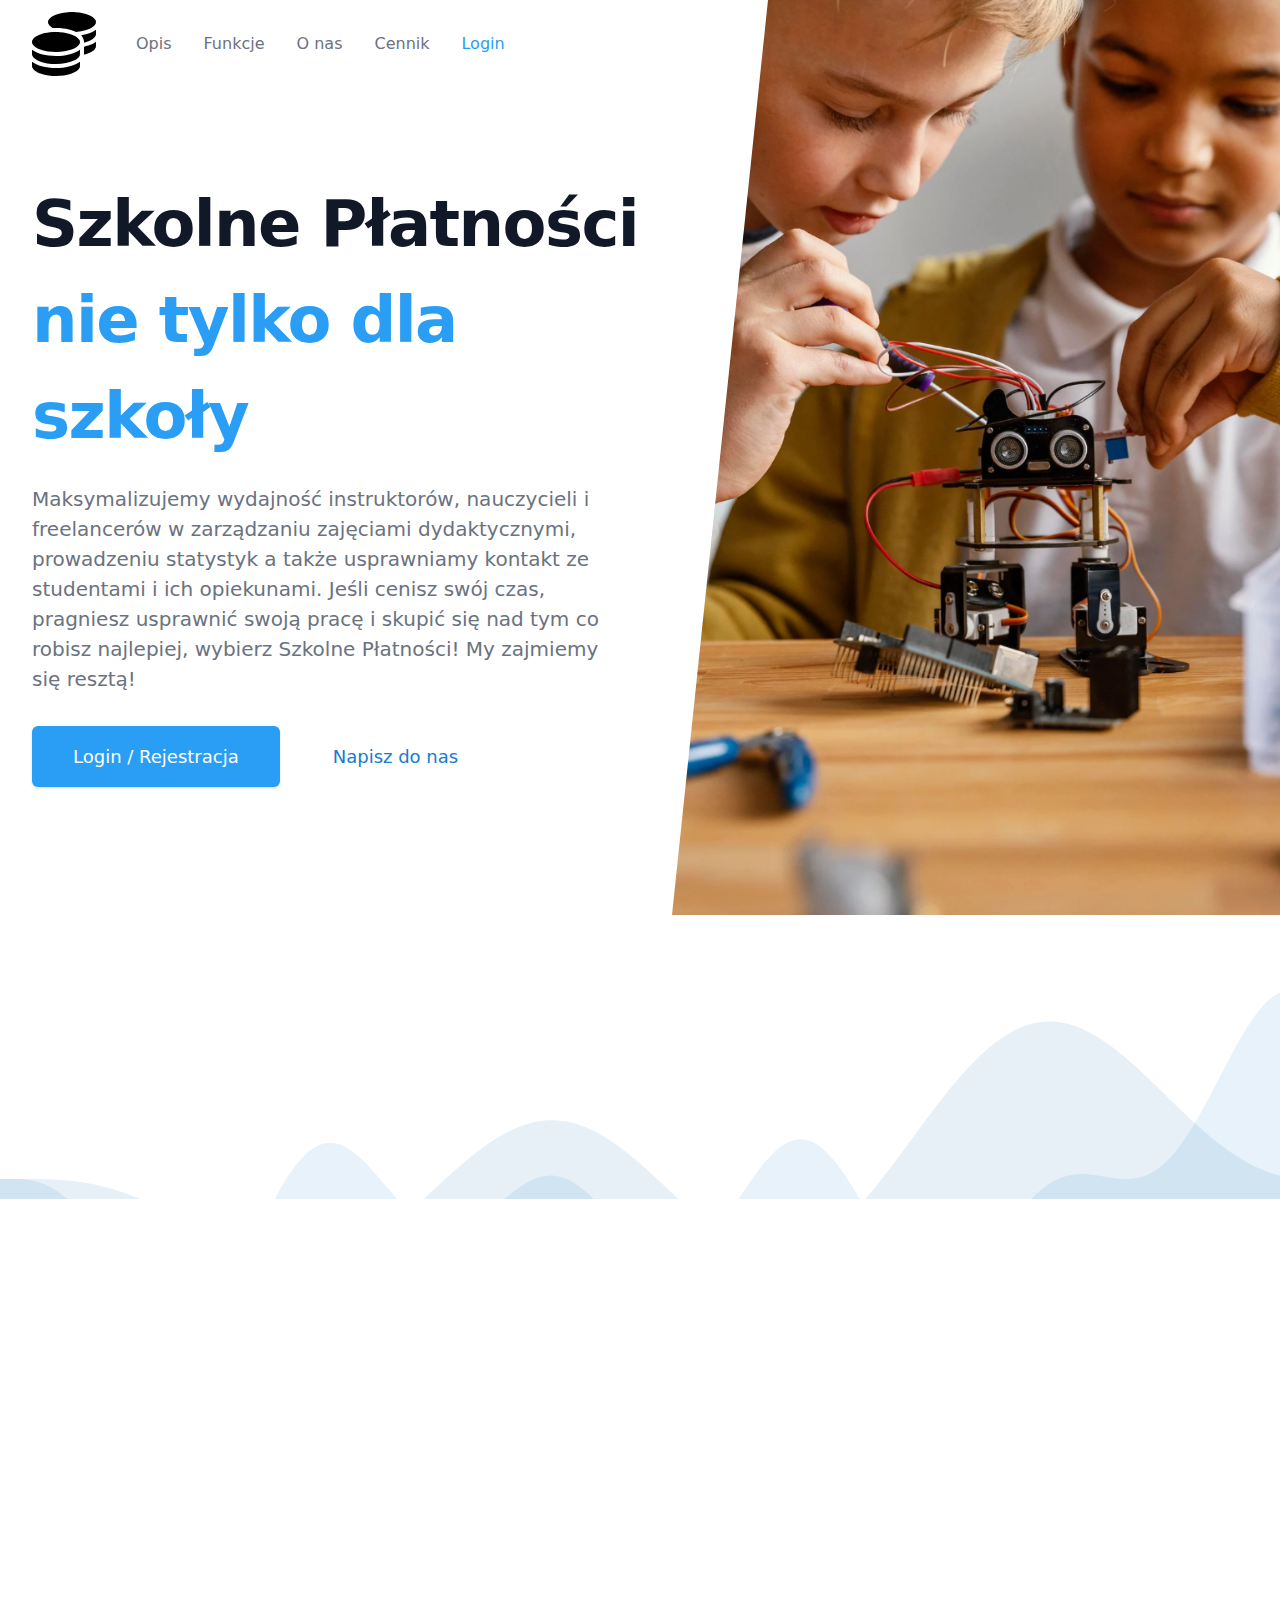
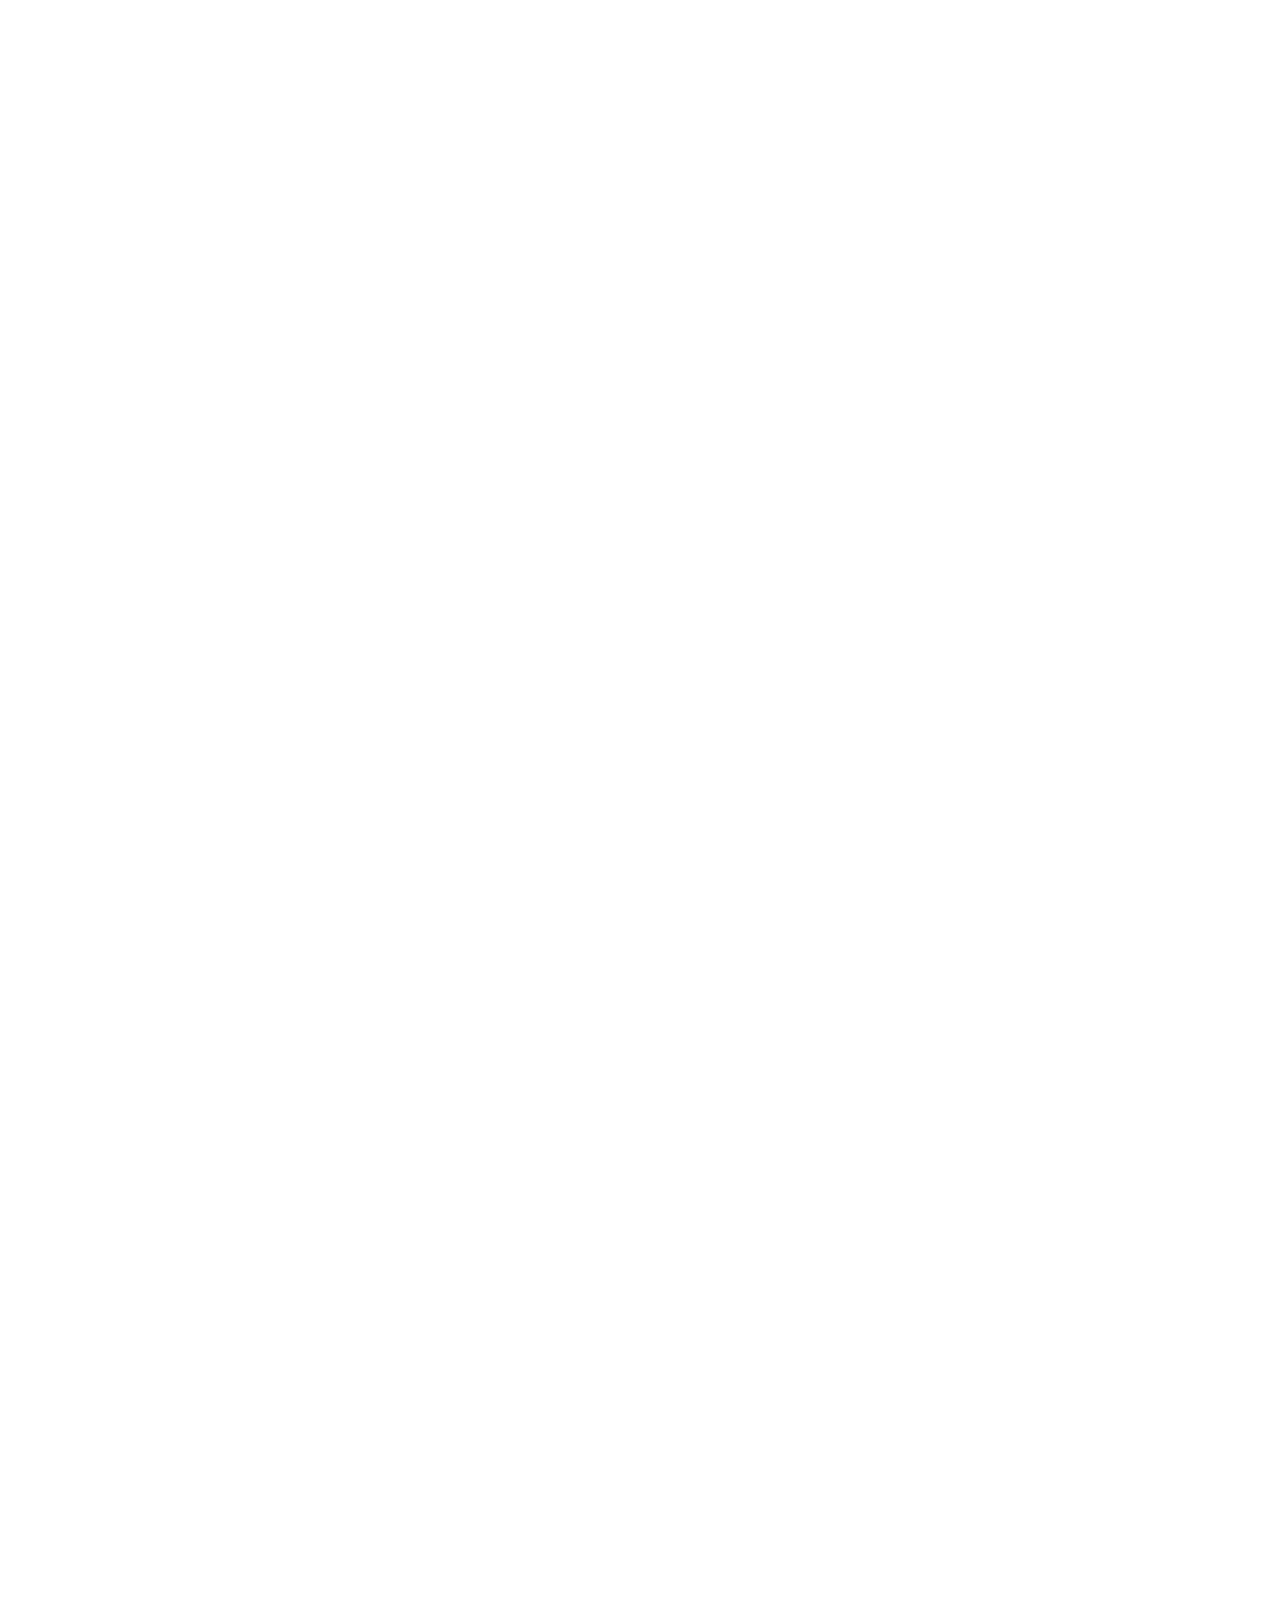
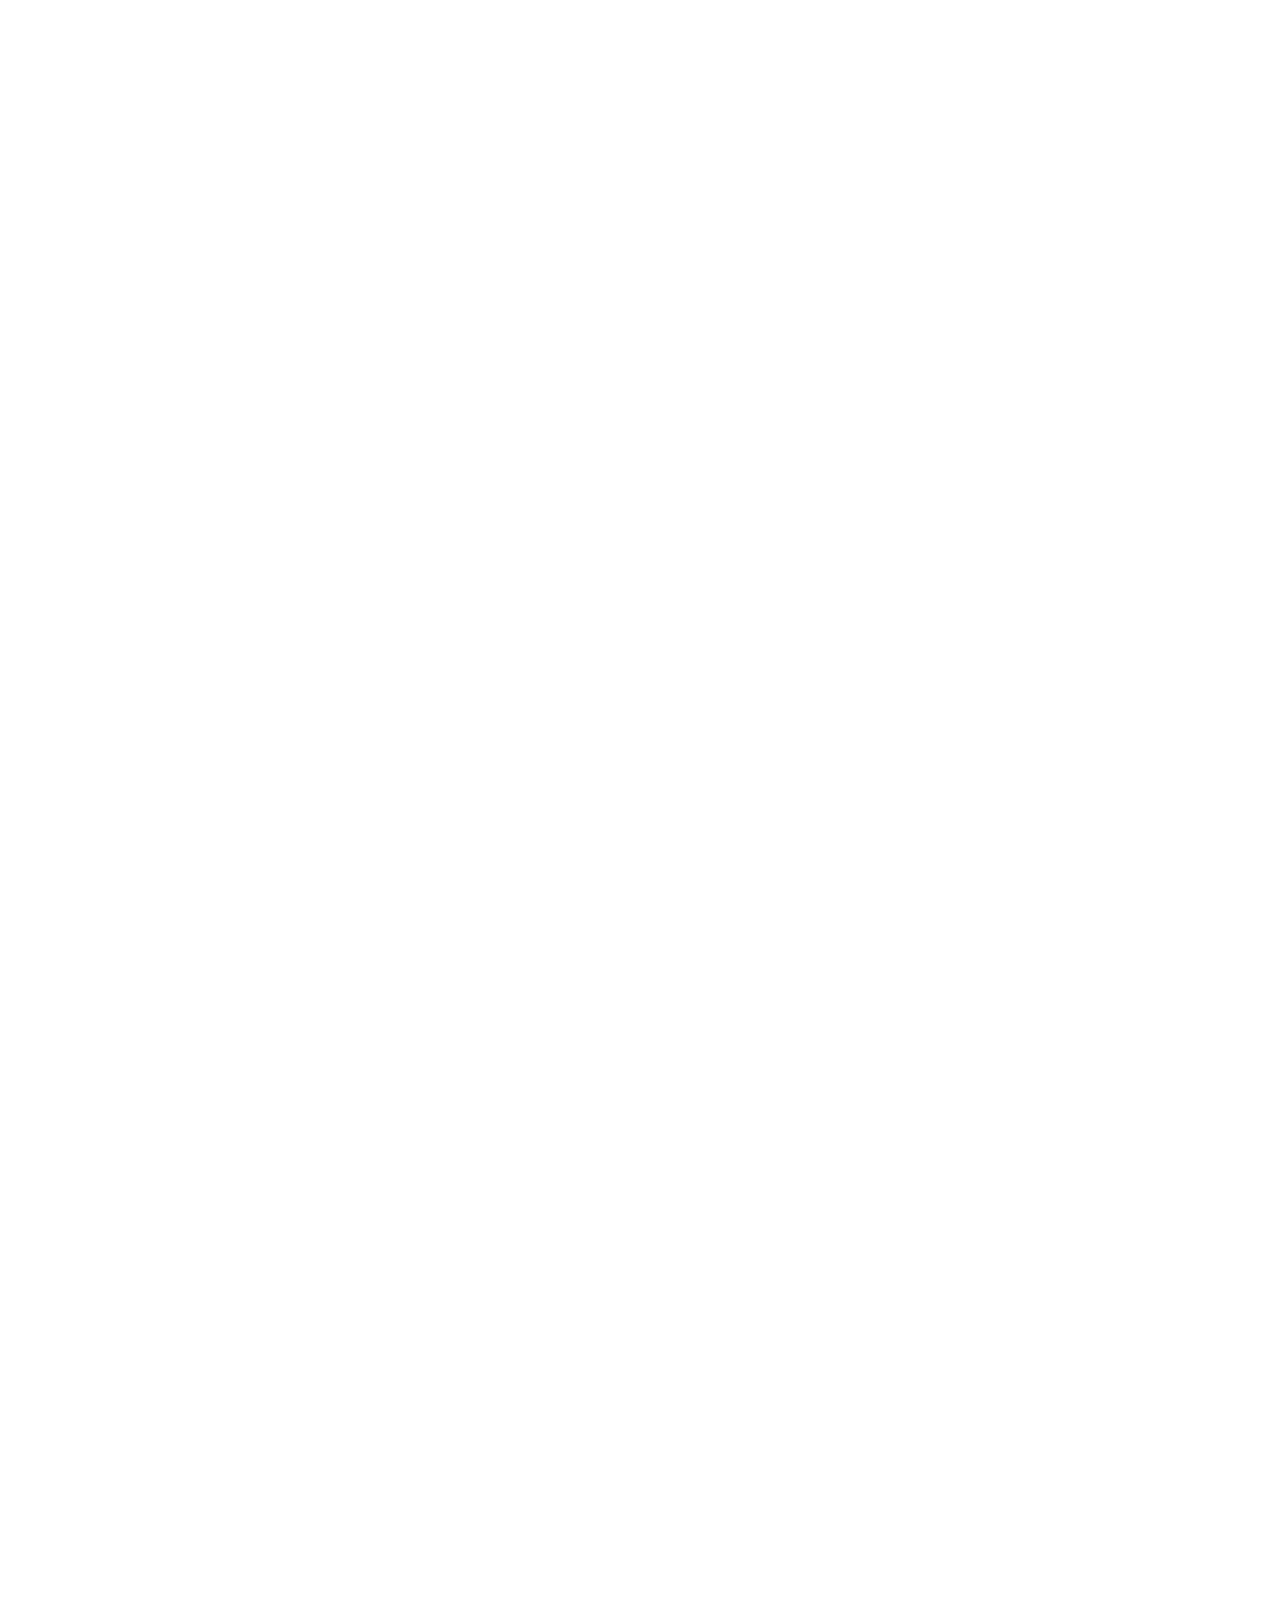
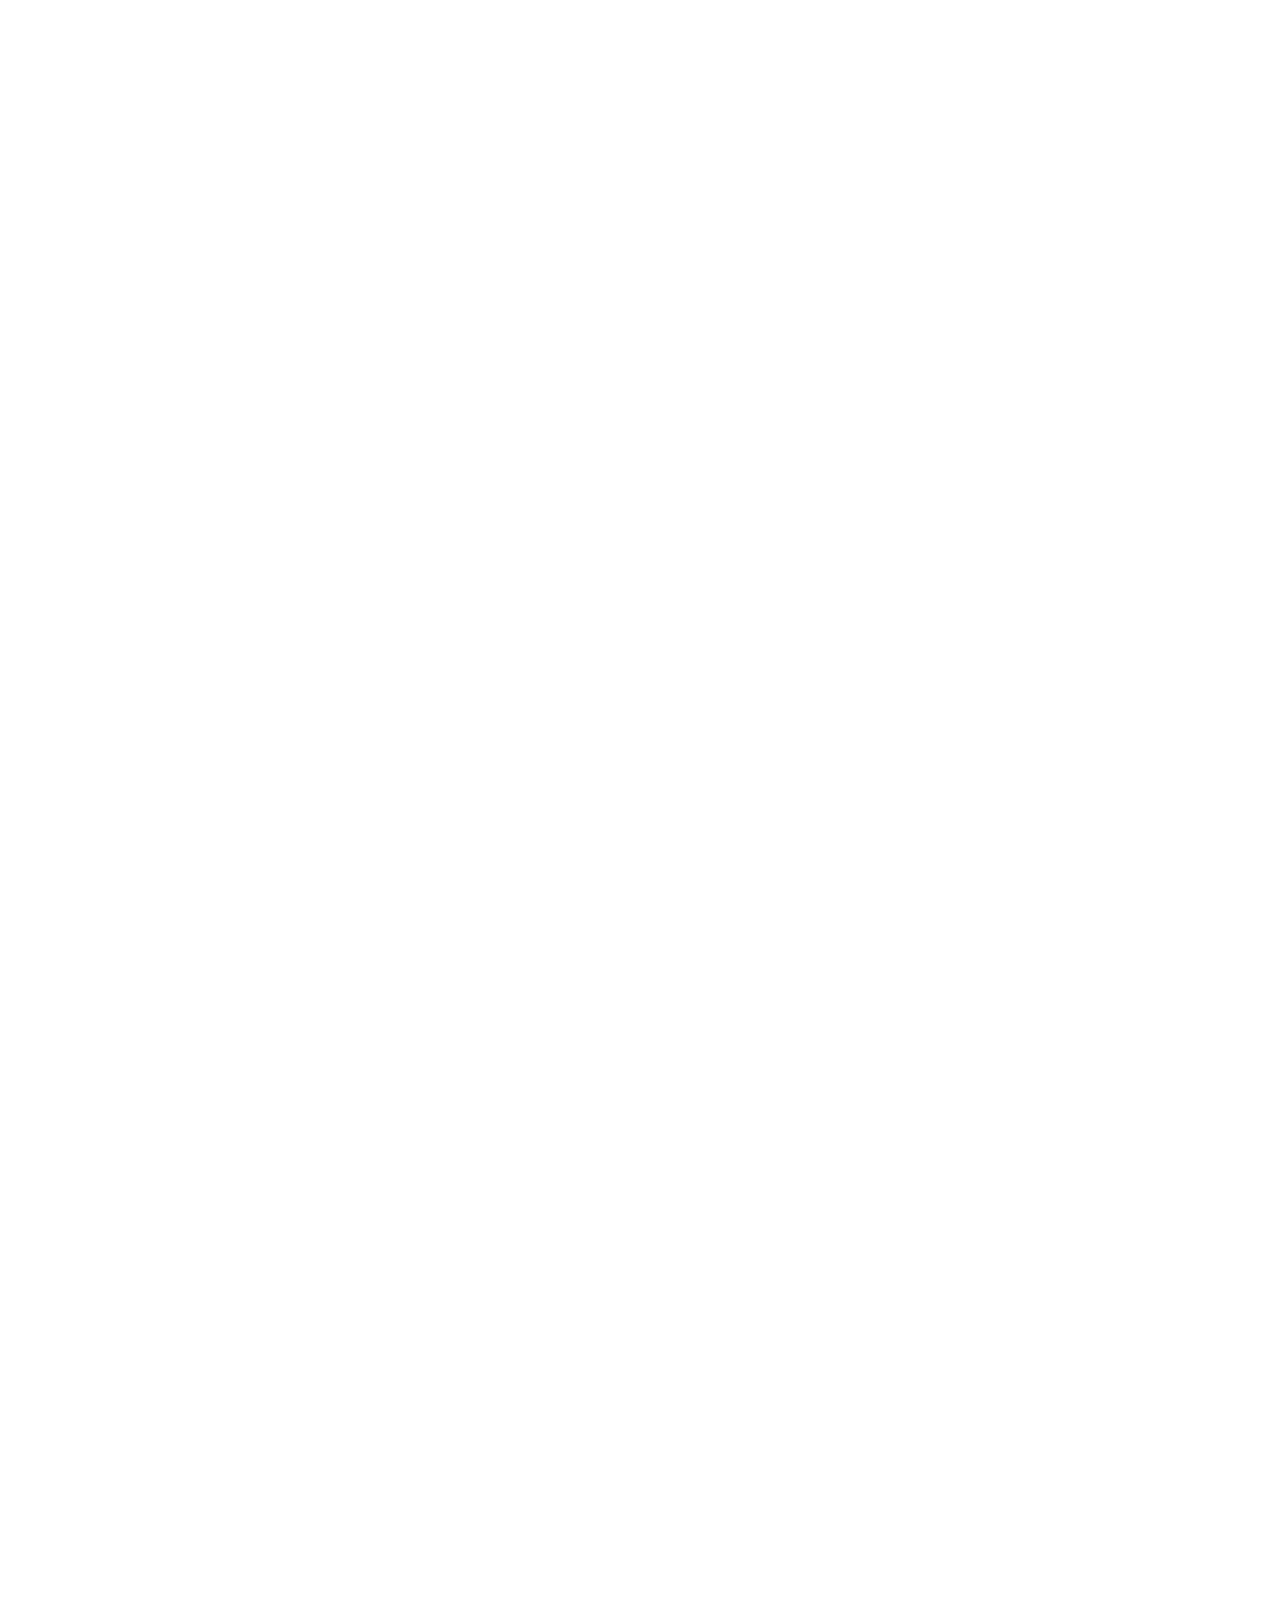
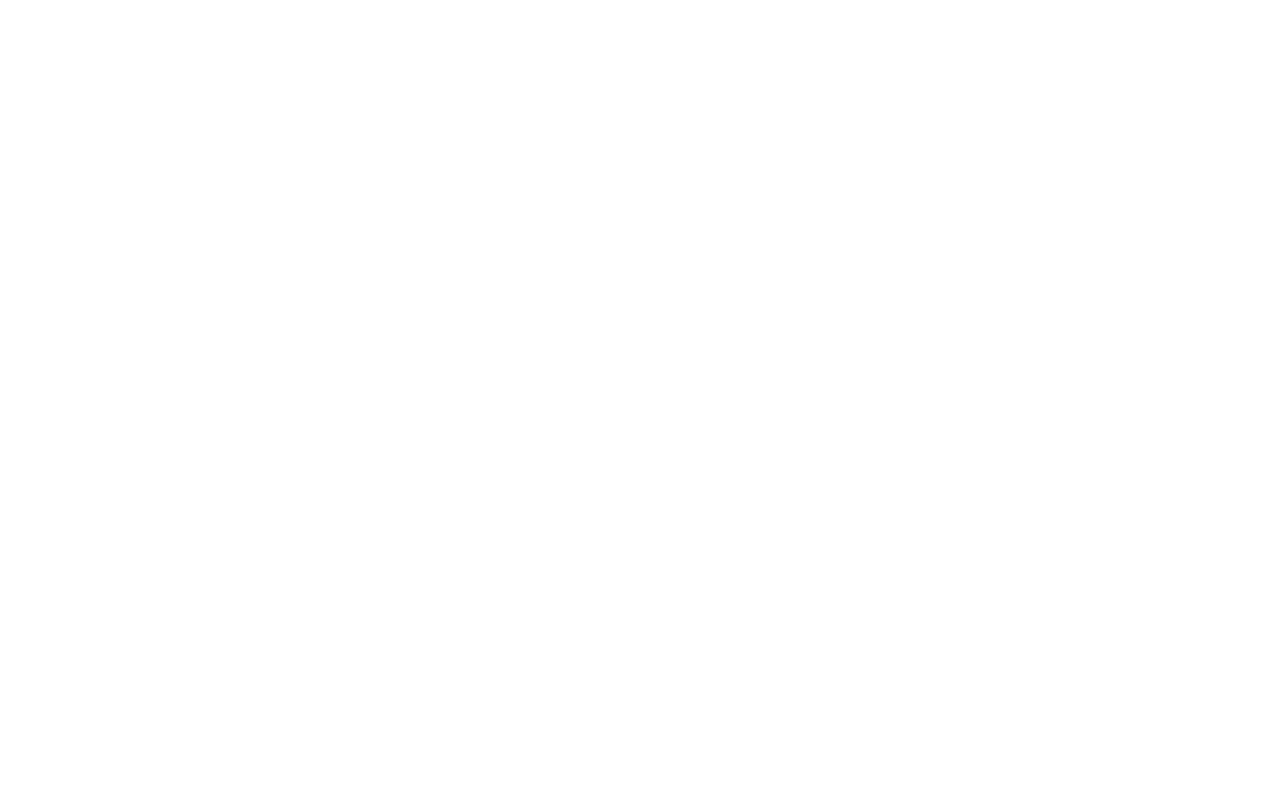
<file: index.html>
<!DOCTYPE html><html lang="pl-PL"><head><meta charSet="utf-8"/><meta name="viewport" content="width=device-width"/><meta name="next-head-count" content="2"/><meta name="description" content="Szkolne Płatności - pomagamy instruktorom, korepetytorom i nauczycielom w pobieraniu płatności online, zarządzaniu grupami oraz ułatwiamy kontakt ze studentami"/><title>Szkolne Płatności - nie tylko dla szkoły</title><link rel="preload" href="/_next/static/css/5bcf38a9759acfd4.css" as="style"/><link rel="stylesheet" href="/_next/static/css/5bcf38a9759acfd4.css" data-n-g=""/><noscript data-n-css=""></noscript><script defer="" nomodule="" src="/_next/static/chunks/polyfills-c67a75d1b6f99dc8.js"></script><script src="/_next/static/chunks/webpack-f89d999952d7dba5.js" defer=""></script><script src="/_next/static/chunks/framework-5f4595e5518b5600.js" defer=""></script><script src="/_next/static/chunks/main-a2cf71215c9e1dc5.js" defer=""></script><script src="/_next/static/chunks/pages/_app-524e0b29fb520573.js" defer=""></script><script src="/_next/static/chunks/961-1fb535123f8124a4.js" defer=""></script><script src="/_next/static/chunks/pages/index-2cf1e8f620bdba86.js" defer=""></script><script src="/_next/static/_6qCwzaYLZY3zVGxY8NOe/_buildManifest.js" defer=""></script><script src="/_next/static/_6qCwzaYLZY3zVGxY8NOe/_ssgManifest.js" defer=""></script></head><body><div id="__next" data-reactroot=""><div class="bg-background grid gap-y-16 overflow-hidden"><div class="relative bg-background"><div class="max-w-7xl mx-auto"><div class="relative z-10 pb-8 bg-background sm:pb-16 md:pb-20 lg:max-w-2xl lg:w-full lg:pb-28 xl:pb-32"><svg class="hidden lg:block absolute right-0 inset-y-0 h-full w-48 text-background transform translate-x-1/2" fill="currentColor" viewBox="0 0 100 100" preserveAspectRatio="none" aria-hidden="true"><polygon points="50,0 100,0 50,100 0,100"></polygon></svg><div><div class="relative pt-6 px-4 sm:px-6 lg:px-8"><nav class="relative flex items-center justify-between sm:h-10 lg:justify-start" aria-label="Global"><div class="flex items-center flex-grow flex-shrink-0 lg:flex-grow-0"><div class="flex items-center justify-between w-full md:w-auto"><a href="#"><span class="sr-only">Szkolne Płatności</span><img alt="logo" class="h-16 w-auto sm:h-16" src="/assets/images/logo.svg"/></a><div class="-mr-2 flex items-center md:hidden"><button class="bg-background rounded-md p-2 inline-flex items-center justify-center text-gray-400 hover:text-gray-500 hover:bg-gray-100 focus:outline-none focus:ring-2 focus:ring-inset focus:ring-secondary" id="headlessui-popover-button-undefined" type="button" aria-expanded="false"><span class="sr-only">Otwórz menu główne</span><svg xmlns="http://www.w3.org/2000/svg" fill="none" viewBox="0 0 24 24" stroke="currentColor" aria-hidden="true" class="h-6 w-6"><path stroke-linecap="round" stroke-linejoin="round" stroke-width="2" d="M4 6h16M4 12h16M4 18h16"></path></svg></button></div></div></div><div class="hidden md:block md:ml-10 md:pr-4 md:space-x-8"><a active="active" class="font-medium text-gray-500 hover:text-gray-900">Opis</a><a active="active" class="font-medium text-gray-500 hover:text-gray-900">Funkcje</a><a active="active" class="font-medium text-gray-500 hover:text-gray-900">O nas</a><a active="active" class="font-medium text-gray-500 hover:text-gray-900">Cennik</a><a href="https://app.szkolneplatnosci.pl" class="font-medium text-primary hover:text-secondary">Login</a></div></nav></div></div><main class="mt-10 mx-auto max-w-7xl px-4 sm:mt-12 sm:px-6 md:mt-16 lg:mt-20 lg:px-8 xl:mt-28"><div class="sm:text-center lg:text-left"><h1 class="text-4xl tracking-tight font-extrabold text-gray-900 sm:text-5xl md:text-6xl"><span class="block xl:inline">Szkolne Płatności</span> <span class="block text-primary xl:inline">nie tylko dla szkoły</span></h1><p class="mt-3 text-base text-gray-500 sm:mt-5 sm:text-lg sm:max-w-xl sm:mx-auto md:mt-5 md:text-xl lg:mx-0">Maksymalizujemy wydajność instruktorów, nauczycieli i freelancerów w zarządzaniu zajęciami dydaktycznymi, prowadzeniu statystyk a także usprawniamy kontakt ze studentami i ich opiekunami. Jeśli cenisz swój czas, pragniesz usprawnić swoją pracę i skupić się nad tym co robisz najlepiej, wybierz Szkolne Płatności! My zajmiemy się resztą!</p><div class="mt-5 sm:mt-8 sm:flex sm:justify-center lg:justify-start"><div class="rounded-md shadow"><a href="https://app.szkolneplatnosci.pl" class="w-full flex items-center justify-center px-8 py-3 border border-transparent text-base font-medium rounded-md text-background bg-primary hover:bg-border hover:text-primary md:py-4 md:text-lg md:px-10">Login / Rejestracja</a></div><div class="mt-3 sm:mt-0 sm:ml-3"><a href="mailto:szkolne.platnosci@gmail.com?subject=Szkolne Płatności - zapytanie" class="w-full flex items-center justify-center px-8 py-3 border border-transparent text-base font-medium rounded-md border-primary text-secondary bg-background hover:bg-border hover:text-primary md:py-4 md:text-lg md:px-10">Napisz do nas</a></div></div></div></main></div></div><div class="lg:absolute lg:inset-y-0 lg:right-0 lg:w-1/2"><img class="h-56 w-full object-cover sm:h-72 md:h-96 lg:w-full lg:h-full" src="/assets/images/students-building-robot.png" alt="Zarządzaj płatnościami online"/></div></div><canvas id="canvas" width="0" height="220"></canvas><div class="lazy-div" style="opacity:0;transform:translateX(-50px) translateZ(0)"><section class="bg-background py-8" id="product"><div class="container max-w-5xl mx-auto m-8"><h1 class="w-full my-2 text-5xl font-bold leading-tight text-center text-primary"><span class="text-border">Płatności,<!-- --> </span><span class="text-primary">składki<!-- --> </span><span class="text-border">i<!-- --> </span><span class="text-primary">wiele<!-- --> </span><span class="text-border">więcej<!-- --> </span></h1><div class="w-full mb-4"><div class="h-1 mx-auto bg-primary w-64 opacity-25 my-0 py-0 rounded-t mb-10"></div></div><div class="flex flex-wrap"><div class="w-5/6 sm:w-1/2 p-6 mt-20"><h3 class="text-3xl text-gray-800 font-bold leading-none mb-3">Szkolne Płatności - co to jest?</h3><p class="text-gray-600">Jest to bardzo łatwy w obsłudze system do zarządzania grupami, gdzie możesz dodać uczniów, tworzyć składki na zajęcia szkolne lub pozaszkolne, oraz zobaczyć historię wszystkich płatności. Dla rodziców/opiekunów, system umożliwia szybkie płatności online. Zawsze wiesz za co i ile płacisz!</p></div><div class="w-full sm:w-1/2 p-6"><img class="h-6/6" src="/assets/images/product1-blue.jpg" alt="Szkolne Płatności - co to jest?"/></div></div><div class="flex flex-wrap flex-col-reverse sm:flex-row"><div class="w-full sm:w-1/2 p-6"><img class="h-6/6" src="/assets/images/product2-blue.jpg" alt="Czy jest to dla Ciebie?"/></div><div class="w-full sm:w-1/2 p-6 mt-20"><div class="align-middle"><h3 class="text-3xl text-gray-800 font-bold leading-none mb-3">Czy jest to dla Ciebie?</h3><p class="text-gray-600 mb-8">Jeśli sam robisz wiele rzeczy manualnie, samo zarządzanie uczniami, tworzenie grup i sprawdzanie obecności z pewnością zaoszczędzi Ci wiele czasu! Podobnie, jeśli używasz skomplikowanych i drogich systemów które znacznie przerastają Twoje potrzeby, zakochasz się w prostocie i przejrzystości naszego rozwiązania.</p></div></div></div><div class="flex flex-wrap"><div class="w-5/6 sm:w-1/2 p-6 mt-20"><h3 class="text-3xl text-gray-800 font-bold leading-none mb-3">Współpracujesz z innymi?</h3><p class="text-gray-600">Jeśli pracujesz z innymi nauczycielami/instruktorami, system ułatwia logiczne zarządzanie różnymi placówkami. Twoi współpracownicy mają dostęp dokładnie i tylko do tych organizacji gdzie nauczają bądź prowadzą zajęcia.</p></div><div class="w-full sm:w-1/2 p-6"><img class="h-6/6" src="/assets/images/product3-blue.jpg" alt="Współpracujesz z innymi?"/></div></div></div></section><canvas id="canvas" width="0" height="10"></canvas><hr/></div><div class="lazy-div" style="opacity:0;transform:translateX(-50px) translateZ(0)"><div class="py-12 bg-background" id="features"><div class="max-w-7xl mx-auto px-4 sm:px-6 lg:px-8"><div class="lg:text-center"><h2 class="text-base text-primary font-semibold tracking-wide uppercase">Funkcje i możliwości</h2><p class="mt-2 text-3xl leading-8 font-extrabold tracking-tight text-gray-900 sm:text-4xl">Co Szkolne Płatności mogą zrobić dla Ciebie?</p><p class="mt-4 max-w-2xl text-xl text-gray-500 lg:mx-auto">System upora się z nudnymi dla Ciebie zadaniami które teraz to właśnie Ty musisz wykonać. Sprawdź co Szkolne Płatności mogą zrobić dla Ciebie.</p></div><div class="mt-10"><dl class="space-y-10 md:space-y-0 md:grid md:grid-cols-2 md:gap-x-8 md:gap-y-10"><div class="relative"><dt><div class="absolute flex items-center justify-center h-12 w-12 rounded-md bg-background text-tertiary border-primary border-4"><img class="inline-block h-6 w-6" src="/assets/images/calendar-days-regular.svg" alt="Planowanie i harmonogram zajęć"/></div><p class="ml-16 text-lg leading-6 font-medium text-gray-900">Planowanie i harmonogram zajęć</p></dt><dd class="mt-2 ml-16 text-base text-gray-500">Zapewniamy narzędzia do łatwego i efektywnego planowania zajęć, pomagając Ci w organizacji czasu, zarządzaniu priorytetami i utrzymaniu harmonii w Twoim planie dnia.</dd></div><div class="relative"><dt><div class="absolute flex items-center justify-center h-12 w-12 rounded-md bg-background text-tertiary border-primary border-4"><img class="inline-block h-6 w-6" src="/assets/images/user-pen-solid.svg" alt="Zarządzanie uczniami i grupami studentów"/></div><p class="ml-16 text-lg leading-6 font-medium text-gray-900">Zarządzanie uczniami i grupami studentów</p></dt><dd class="mt-2 ml-16 text-base text-gray-500">Oferujemy kompleksowe rozwiązania do zarządzania uczniami i grupami studentów co ułatwi Ci skuteczne stworzenie dynamicznej, interaktywnej przestrzeni edukacyjnej.</dd></div><div class="relative"><dt><div class="absolute flex items-center justify-center h-12 w-12 rounded-md bg-background text-tertiary border-primary border-4"><img class="inline-block h-6 w-6" src="/assets/images/hand-holding-dollar-solid.svg" alt="Otrzymywanie płatności online"/></div><p class="ml-16 text-lg leading-6 font-medium text-gray-900">Otrzymywanie płatności online</p></dt><dd class="mt-2 ml-16 text-base text-gray-500">Umożliwiamy wygodne i bezpieczne dokonywanie płatności online, zapewniając Ci szybkie i sprawne rozliczanie się za produkty lub usługi. Dzięki niej będziesz mógł/a łatwo akceptować różne formy płatności, monitorować transakcje oraz zapewnić swoim klientom wygodne i bezproblemowe doświadczenie.</dd></div><div class="relative"><dt><div class="absolute flex items-center justify-center h-12 w-12 rounded-md bg-background text-tertiary border-primary border-4"><img class="inline-block h-6 w-6" src="/assets/images/comment-sms-solid.svg" alt="Komunikacja email* i SMS**"/></div><p class="ml-16 text-lg leading-6 font-medium text-gray-900">Komunikacja email* i SMS**</p></dt><dd class="mt-2 ml-16 text-base text-gray-500">Zapewniamy skuteczną i efektywną komunikację za pomocą emaili i SMS-ów, umożliwiając Ci łatwe nawiązywanie kontaktu ze studentami/opiekunami oraz wysyłanie ważnych powiadomień, co pozwoli Ci skutecznie utrzymać silne relacje z nimi.</dd></div><div class="relative"><dt><div class="absolute flex items-center justify-center h-12 w-12 rounded-md bg-background text-tertiary border-primary border-4"><img class="inline-block h-6 w-6" src="/assets/images/person-circle-question-solid.svg" alt="Sprawdzanie obecności na zajęciach"/></div><p class="ml-16 text-lg leading-6 font-medium text-gray-900">Sprawdzanie obecności na zajęciach</p></dt><dd class="mt-2 ml-16 text-base text-gray-500">Oferujemy wygodne i precyzyjne sprawdzanie obecności na zajęciach, dzięki czemu będziesz mógł/a skutecznie monitorować uczestnictwo i dokładnie śledzić frekwencję.</dd></div><div class="relative"><dt><div class="absolute flex items-center justify-center h-12 w-12 rounded-md bg-background text-tertiary border-primary border-4"><img class="inline-block h-6 w-6" src="/assets/images/money-bill-1-wave-solid.svg" alt="Płatność gotówką lub przelewem"/></div><p class="ml-16 text-lg leading-6 font-medium text-gray-900">Płatność gotówką lub przelewem</p></dt><dd class="mt-2 ml-16 text-base text-gray-500">Ułatwimy Ci zarządzanie płatnościami, śledzenie historii transakcji oraz zapewnimy Ci spokój umysłu, wiedząc że Twoi klienci mogą płacić w sposób, który jest dla nich najdogodniejszy.</dd></div><div class="relative"><dt><div class="absolute flex items-center justify-center h-12 w-12 rounded-md bg-background text-tertiary border-primary border-4"><img class="inline-block h-6 w-6" src="/assets/images/chart-pie-solid.svg" alt="Statystyki: frekwencja, koszty, dochód"/></div><p class="ml-16 text-lg leading-6 font-medium text-gray-900">Statystyki: frekwencja, koszty, dochód</p></dt><dd class="mt-2 ml-16 text-base text-gray-500">Dzięki naszej aplikacji będziesz mógł/a w łatwy sposób śledzić i oceniać poziom frekwencji na zajęciach, monitorować wydatki oraz analizować generowany dochód. Nasze zaawansowane funkcje statystyczne umożliwią Ci dokładne raportowanie, identyfikowanie trendów oraz podejmowanie decyzji dotyczących zarządzania i rozwoju Twojej działalności.</dd></div><div class="relative"><dt><div class="absolute flex items-center justify-center h-12 w-12 rounded-md bg-background text-tertiary border-primary border-4"><img class="inline-block h-6 w-6" src="/assets/images/graduation-cap-solid.svg" alt="Darmowy dostęp dla studenta i/lub jego opiekuna"/></div><p class="ml-16 text-lg leading-6 font-medium text-gray-900">Darmowy dostęp dla studenta i/lub jego opiekuna</p></dt><dd class="mt-2 ml-16 text-base text-gray-500">Nasza aplikacja oferuje bezpłatny dostęp dla studentów/opiekunów, co oznacza, że mogą oni korzystać z jej podstawowych funkcji i usług bez żadnych opłat. Umożliwi im to śledzenie harmonogramu zajęć, wgląd do historii transacji i uiszczenia opłaty za zajęcia online.</dd></div></dl></div><div class="flex flex-col sm:flex-column pt-12 my-12 sm:my-4 gap-4 text-primary"><p>* Wysyłanie wiadomości email jest w trakcie implementacji - dostępne już wkrótce.</p><p>** Osobne opłaty za SMS, poza wybranym pakietem. Koszt SMSa (153 znaki, bez znaków specjalnych) to 10gr netto.</p></div></div></div><canvas id="canvas" width="0" height="10"></canvas><hr/></div><div class="lazy-div" style="opacity:0;transform:translateX(-50px) translateZ(0)"><section class="bg-background py-8" id="about-us"><div class="container max-w-5xl mx-auto m-8"><h1 class="w-full my-2 text-5xl font-bold leading-tight text-center text-primary"><span class="text-border">Nasza<!-- --> </span><span class="text-primary">wizja<!-- --> </span></h1><div class="w-full mb-4"><div class="h-1 mx-auto bg-primary w-64 opacity-25 my-0 py-0 rounded-t mb-10"></div></div><div class="flex flex-wrap"><div class="w-5/6 sm:w-1/2 p-6 mt-20"><h3 class="text-3xl text-gray-800 font-bold leading-none">Pasja</h3><p class="text-gray-500 mt-5">Wierzymy, że ludzie z pasją mają niezwykłą moc, by zmieniać świat na lepsze. Naszą wizją jest stworzenie platformy Szkolne Płatności, która nie tylko ułatwia i usprawnia procesy płatności online dla szkół, nauczycieli, instruktorów i rodziców, ale także inspiruje i motywuje ludzi do działania.</p><p class="text-gray-500 mt-5">Pragniemy być częścią społeczności, która dąży do edukacji i rozwoju dzieci, młodzieży i dorosłych. Nasza platforma ma za zadanie wspierać i ułatwiać codzienną pracę instruktorów i nauczycieli, aby mogli skupić się na tym, co naprawdę ich pasjonuje - przekazywaniu wiedzy, rozwijaniu umiejętności i inspirowaniu innych.</p></div><div class="w-full sm:w-1/2 p-6"><img class="h-6/6" src="/assets/images/filmmaker-online-4.jpg" alt="Pasja"/></div></div><div class="flex flex-wrap flex-col-reverse sm:flex-row"><div class="w-full sm:w-1/2 p-6"><img class="h-6/6" src="/assets/images/wavy-bus-25-single-09.jpg" alt="Technologia"/></div><div class="w-full sm:w-1/2 p-6 mt-20"><div class="align-middle"><h3 class="text-3xl text-gray-800 font-bold leading-none mb-3">Technologia</h3><p class="text-gray-500 mt-5">Wierzymy, że technologia może być narzędziem do pozytywnej zmiany. Nasza wizja to stworzenie prostego, intuicyjnego i bezpiecznego środowiska, które umożliwi płatności online i zarządzanie grupami w sposób efektywny i przyjazny dla użytkownika. Chcemy, aby nasi użytkownicy mieli pewność, że mogą zaufać naszej platformie i skupić się na swojej pasji, wiedząc, że ich płatności są bezpieczne i przejrzyste.</p><p class="text-gray-500 mt-5">Dlatego, jako Szkolne Płatności, dążymy do tworzenia innowacyjnych rozwiązań, które ułatwią życie naszym użytkownikom i przyczynią się do pozytywnej zmiany w obszarze edukacji i szkolnictwa. Wierzymy, że razem możemy stworzyć lepsze i bardziej inspirujące przyszłości dla naszych dzieci i społeczności.</p><p class="text-gray-500 mt-5">Dołącz do nas i razem zmieniajmy świat na lepsze!</p></div></div></div></div></section></div><div class="lazy-div" style="opacity:0;transform:translateX(-50px) translateZ(0)"><section class="bg-background py-8" id="pricing"><div class="container mx-auto px-2 pt-4 pb-12 text-primary"><h1 class="w-full my-2 text-5xl font-bold leading-tight text-center text-primary">Cennik</h1><div class="w-full mb-4"><div class="h-1 mx-auto bg-primary w-64 opacity-25 my-0 py-0 rounded-t"></div></div><div class="flex flex-col sm:flex-row justify-center pt-12 my-12 sm:my-4 gap-4"><div class="flex flex-col w-5/6 lg:w-1/4 mx-auto lg:mx-0 rounded-none lg:rounded-l-lg bg-background mt-4"><div class="flex-1 bg-background text-gray-600 rounded-t rounded-b-none overflow-hidden shadow"><div class="p-8 text-3xl font-bold text-center border-b-4">Początkujący</div><ul class="w-full text-center text-sm"><li class="border-b py-4">1 użytkownik</li><li class="border-b py-4">Do 15 uczniów</li><li class="border-b py-4">Darmowy dostęp dla rodzica/opiekuna</li><li class="border-b py-4">Płatności online (5% + 1PLN opłaty systemowej*)</li><li class="border-b py-4">Emailowe wsparcie techniczne</li></ul></div><div class="flex-none mt-auto bg-background rounded-b rounded-t-none overflow-hidden shadow p-6"><div class="w-full pt-6 text-3xl text-gray-600 font-bold text-center">0 zł<span class="text-base"> </span></div></div></div><div class="flex flex-col w-5/6 lg:w-1/3 mx-auto lg:mx-0 rounded-lg bg-background mt-4 sm:-mt-6 shadow-lg z-10"><div class="flex-1 bg-background rounded-t rounded-b-none overflow-hidden shadow"><div class="w-full p-8 text-3xl font-bold text-center">Zaawansowany</div><div class="h-1 w-full bg-primary my-0 py-0 rounded-t"></div><ul class="w-full text-center text-base font-bold"><li class="border-b py-4">Nielimitowana liczba użytkowników</li><li class="border-b py-4">Nielimitowana liczba uczniów</li><li class="border-b py-4">Darmowy dostęp dla rodzica/opiekuna</li><li class="border-b py-4">Płatności online (5% + 1PLN opłaty systemowej*)</li><li class="border-b py-4">Grupowa wysyłka SMS**</li><li class="border-b py-4">Telefoniczne wsparcie techniczne</li></ul></div><div class="flex-none mt-auto bg-background rounded-b rounded-t-none overflow-hidden shadow p-6"><div class="w-full pt-6 text-4xl font-bold text-center">99 zł<span class="text-base"> <!-- -->/użytkownika netto/m-c</span></div></div></div><div class="flex flex-col w-5/6 lg:w-1/4 mx-auto lg:mx-0 rounded-none lg:rounded-l-lg bg-background mt-4"><div class="flex-1 bg-background text-gray-600 rounded-t rounded-b-none overflow-hidden shadow"><div class="p-8 text-3xl font-bold text-center border-b-4">Zaawansowany na rok</div><ul class="w-full text-center text-sm"><li class="border-b py-4">1 miesiąc gratis!</li><li class="border-b py-4">Nielimitowana liczba użytkowników</li><li class="border-b py-4">Nielimitowana liczba uczniów</li><li class="border-b py-4">Darmowy dostęp dla rodzica/opiekuna</li><li class="border-b py-4">Płatności online (5% + 1PLN opłaty systemowej*)</li><li class="border-b py-4">Grupowa wysyłka SMS**</li><li class="border-b py-4">Telefoniczne wsparcie techniczne</li></ul></div><div class="flex-none mt-auto bg-background rounded-b rounded-t-none overflow-hidden shadow p-6"><div class="w-full pt-6 text-3xl text-gray-600 font-bold text-center">1089 zł<span class="text-base"> <!-- -->/użytkownika netto/rok</span></div></div></div></div><div class="flex flex-col sm:flex-column text-center pt-12 my-12 sm:my-4 gap-4"><p>* Opłaty systemowe wynikają ze względu na integrację z systemem płatności. Jest to stała opłata od każdej transakcji online. Nie dotyczy gotówki i przelewu.</p><p>** Koszt SMSa (153 znaki, bez znaków specjalnych) to 10gr netto.</p></div></div></section></div><div class="lazy-div" style="opacity:0;transform:translateX(-50px) translateZ(0)"><canvas id="canvas" width="0" height="10"></canvas><hr/><div id="about" class="mx-auto container xl:px-20 lg:px-12 sm:px-6 px-4 py-12"><div class="flex flex-col items-center justify-center"><div><img src="/assets/images/logo.svg" alt="Szkolne Płatności" class="w-16 h-16"/></div><div class="flex flex-wrap sm:gap-10 gap-8 items-center justify-center mt-4 h-12"><a href="/start" target="_self" class="hover:text-primary text-base cursor-pointer leading-4 text-gray-800 dark:text-gray-400 dark:hover:text-white">Proces Rejestracji</a><a href="https://drive.google.com/file/d/1T9m0ed1KgcH1kRKEHWLCsaBxrGNlFsk9/view" target="_blank" class="hover:text-primary text-base cursor-pointer leading-4 text-gray-800 dark:text-gray-400 dark:hover:text-white">Regulamin</a><a href="https://status.szkolneplatnosci.pl" target="_blank" class="hover:text-primary text-base cursor-pointer leading-4 text-gray-800 dark:text-gray-400 dark:hover:text-white">Status</a><a href="mailto:szkolne.platnosci@gmail.com?subject=Szkolne Płatności - zapytanie" target="_blank" class="hover:text-primary text-base cursor-pointer leading-4 text-gray-800 dark:text-gray-400 dark:hover:text-white">Kontakt</a></div><div class="flex items-center mt-6"><p class="mt-6 text-xs lg:text-sm leading-none text-gray-900 dark:text-gray-50">© <!-- -->2024<!-- --> <a href="mailto:szkolne.platnosci@gmail.com?subject=Szkolne Płatności - zapytanie" rel="noreferrer nofollow" target="_blank">Szkolne Płatności</a></p></div></div></div></div></div></div><script id="__NEXT_DATA__" type="application/json">{"props":{"pageProps":{}},"page":"/","query":{},"buildId":"_6qCwzaYLZY3zVGxY8NOe","nextExport":true,"autoExport":true,"isFallback":false,"scriptLoader":[]}</script></body></html>
</file>
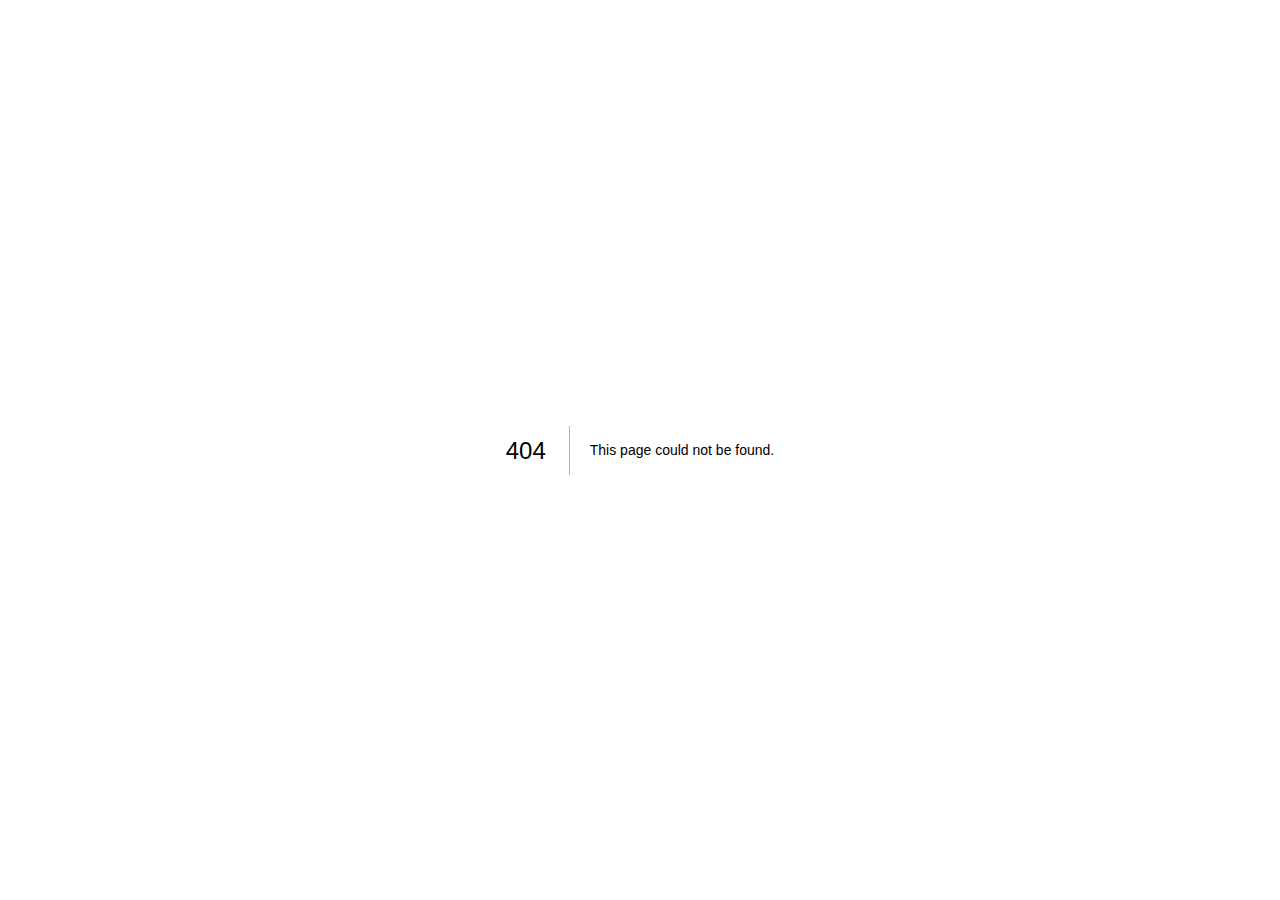
<file: 404/index.html>
<!DOCTYPE html><html lang="pl-PL"><head><meta charSet="utf-8"/><meta name="viewport" content="width=device-width"/><title>404: This page could not be found</title><meta name="next-head-count" content="3"/><meta name="description" content="Szkolne Płatności - pomagamy instruktorom, korepetytorom i nauczycielom w pobieraniu płatności online, zarządzaniu grupami oraz ułatwiamy kontakt ze studentami"/><title>Szkolne Płatności - nie tylko dla szkoły</title><link rel="preload" href="/_next/static/css/5bcf38a9759acfd4.css" as="style"/><link rel="stylesheet" href="/_next/static/css/5bcf38a9759acfd4.css" data-n-g=""/><noscript data-n-css=""></noscript><script defer="" nomodule="" src="/_next/static/chunks/polyfills-c67a75d1b6f99dc8.js"></script><script src="/_next/static/chunks/webpack-f89d999952d7dba5.js" defer=""></script><script src="/_next/static/chunks/framework-5f4595e5518b5600.js" defer=""></script><script src="/_next/static/chunks/main-a2cf71215c9e1dc5.js" defer=""></script><script src="/_next/static/chunks/pages/_app-524e0b29fb520573.js" defer=""></script><script src="/_next/static/chunks/pages/_error-3c9a37b9888d2d4e.js" defer=""></script><script src="/_next/static/_6qCwzaYLZY3zVGxY8NOe/_buildManifest.js" defer=""></script><script src="/_next/static/_6qCwzaYLZY3zVGxY8NOe/_ssgManifest.js" defer=""></script></head><body><div id="__next" data-reactroot=""><div style="font-family:-apple-system, BlinkMacSystemFont, Roboto, &quot;Segoe UI&quot;, &quot;Fira Sans&quot;, Avenir, &quot;Helvetica Neue&quot;, &quot;Lucida Grande&quot;, sans-serif;height:100vh;text-align:center;display:flex;flex-direction:column;align-items:center;justify-content:center"><div><style>
                body { margin: 0; color: #000; background: #fff; }
                .next-error-h1 {
                  border-right: 1px solid rgba(0, 0, 0, .3);
                }

                @media (prefers-color-scheme: dark) {
                  body { color: #fff; background: #000; }
                  .next-error-h1 {
                    border-right: 1px solid rgba(255, 255, 255, .3);
                  }
                }</style><h1 class="next-error-h1" style="display:inline-block;margin:0;margin-right:20px;padding:0 23px 0 0;font-size:24px;font-weight:500;vertical-align:top;line-height:49px">404</h1><div style="display:inline-block;text-align:left;line-height:49px;height:49px;vertical-align:middle"><h2 style="font-size:14px;font-weight:normal;line-height:49px;margin:0;padding:0">This page could not be found<!-- -->.</h2></div></div></div></div><script id="__NEXT_DATA__" type="application/json">{"props":{"pageProps":{"statusCode":404}},"page":"/_error","query":{},"buildId":"_6qCwzaYLZY3zVGxY8NOe","nextExport":true,"isFallback":false,"gip":true,"scriptLoader":[]}</script></body></html>
</file>
<file: _next/static/css/5bcf38a9759acfd4.css>
/*! tailwindcss v2.2.17 | MIT License | https://tailwindcss.com *//*! modern-normalize v1.1.0 | MIT License | https://github.com/sindresorhus/modern-normalize */html{-moz-tab-size:4;-o-tab-size:4;tab-size:4;line-height:1.15;-webkit-text-size-adjust:100%}body{margin:0;font-family:system-ui,-apple-system,Segoe UI,Roboto,Helvetica,Arial,sans-serif,Apple Color Emoji,Segoe UI Emoji}hr{height:0;color:inherit}abbr[title]{-webkit-text-decoration:underline dotted;text-decoration:underline dotted}b,strong{font-weight:bolder}code,kbd,pre,samp{font-family:ui-monospace,SFMono-Regular,Consolas,Liberation Mono,Menlo,monospace;font-size:1em}small{font-size:80%}sub,sup{font-size:75%;line-height:0;position:relative;vertical-align:baseline}sub{bottom:-.25em}sup{top:-.5em}table{text-indent:0;border-color:inherit}button,input,optgroup,select,textarea{font-family:inherit;font-size:100%;line-height:1.15;margin:0}button,select{text-transform:none}[type=button],[type=reset],[type=submit],button{-webkit-appearance:button}::-moz-focus-inner{border-style:none;padding:0}:-moz-focusring{outline:1px dotted ButtonText}:-moz-ui-invalid{box-shadow:none}legend{padding:0}progress{vertical-align:baseline}::-webkit-inner-spin-button,::-webkit-outer-spin-button{height:auto}[type=search]{-webkit-appearance:textfield;outline-offset:-2px}::-webkit-search-decoration{-webkit-appearance:none}::-webkit-file-upload-button{-webkit-appearance:button;font:inherit}summary{display:list-item}blockquote,dd,dl,figure,h1,h2,h3,h4,h5,h6,hr,p,pre{margin:0}button{background-color:transparent;background-image:none}fieldset,ol,ul{margin:0;padding:0}ol,ul{list-style:none}html{font-family:ui-sans-serif,system-ui,-apple-system,BlinkMacSystemFont,Segoe UI,Roboto,Helvetica Neue,Arial,Noto Sans,sans-serif,Apple Color Emoji,Segoe UI Emoji,Segoe UI Symbol,Noto Color Emoji;line-height:1.5}body{font-family:inherit;line-height:inherit}*,:after,:before{box-sizing:border-box;border:0 solid}hr{border-top-width:1px}img{border-style:solid}textarea{resize:vertical}input::-moz-placeholder,textarea::-moz-placeholder{opacity:1;color:#9ca3af}input:-ms-input-placeholder,textarea:-ms-input-placeholder{opacity:1;color:#9ca3af}input::placeholder,textarea::placeholder{opacity:1;color:#9ca3af}[role=button],button{cursor:pointer}:-moz-focusring{outline:auto}table{border-collapse:collapse}h1,h2,h3,h4,h5,h6{font-size:inherit;font-weight:inherit}a{color:inherit;text-decoration:inherit}button,input,optgroup,select,textarea{padding:0;line-height:inherit;color:inherit}code,kbd,pre,samp{font-family:ui-monospace,SFMono-Regular,Menlo,Monaco,Consolas,Liberation Mono,Courier New,monospace}audio,canvas,embed,iframe,img,object,svg,video{display:block;vertical-align:middle}img,video{max-width:100%;height:auto}[hidden]{display:none}*,:after,:before{--tw-translate-x:0;--tw-translate-y:0;--tw-rotate:0;--tw-skew-x:0;--tw-skew-y:0;--tw-scale-x:1;--tw-scale-y:1;--tw-transform:translateX(var(--tw-translate-x)) translateY(var(--tw-translate-y)) rotate(var(--tw-rotate)) skewX(var(--tw-skew-x)) skewY(var(--tw-skew-y)) scaleX(var(--tw-scale-x)) scaleY(var(--tw-scale-y));--tw-border-opacity:1;border-color:rgba(229,231,235,var(--tw-border-opacity));--tw-ring-inset:var(--tw-empty,/*!*/ /*!*/);--tw-ring-offset-width:0px;--tw-ring-offset-color:#fff;--tw-ring-color:rgba(59,130,246,.5);--tw-ring-offset-shadow:0 0 #0000;--tw-ring-shadow:0 0 #0000;--tw-shadow:0 0 #0000}.container{width:100%}@media (min-width:640px){.container{max-width:640px}}@media (min-width:768px){.container{max-width:768px}}@media (min-width:1024px){.container{max-width:1024px}}@media (min-width:1280px){.container{max-width:1280px}}@media (min-width:1536px){.container{max-width:1536px}}.sr-only{width:1px;height:1px;padding:0;margin:-1px;overflow:hidden;clip:rect(0,0,0,0);white-space:nowrap;border-width:0}.absolute,.sr-only{position:absolute}.relative{position:relative}.inset-y-0{top:0;bottom:0}.inset-x-0{left:0;right:0}.right-0{right:0}.top-0{top:0}.z-10{z-index:10}.m-8{margin:2rem}.mx-auto{margin-left:auto;margin-right:auto}.my-2{margin-top:.5rem;margin-bottom:.5rem}.my-0{margin-top:0;margin-bottom:0}.my-12{margin-top:3rem;margin-bottom:3rem}.mt-4{margin-top:1rem}.mt-6{margin-top:1.5rem}.mt-20{margin-top:5rem}.mt-5{margin-top:1.25rem}.mb-3{margin-bottom:.75rem}.mb-4{margin-bottom:1rem}.mb-10{margin-bottom:2.5rem}.mt-2{margin-top:.5rem}.mt-10{margin-top:2.5rem}.ml-16{margin-left:4rem}.-mr-2{margin-right:-.5rem}.mt-3{margin-top:.75rem}.mt-auto{margin-top:auto}.mb-8{margin-bottom:2rem}.block{display:block}.inline-block{display:inline-block}.flex{display:flex}.inline-flex{display:inline-flex}.grid{display:grid}.hidden{display:none}.h-16{height:4rem}.h-12{height:3rem}.h-1{height:.25rem}.h-6{height:1.5rem}.h-full{height:100%}.h-8{height:2rem}.h-56{height:14rem}.w-16{width:4rem}.w-full{width:100%}.w-5\/6{width:83.333333%}.w-64{width:16rem}.w-12{width:3rem}.w-6{width:1.5rem}.w-48{width:12rem}.w-auto{width:auto}.max-w-5xl{max-width:64rem}.max-w-7xl{max-width:80rem}.max-w-2xl{max-width:42rem}.flex-1{flex:1 1 0%}.flex-none{flex:none}.flex-shrink-0{flex-shrink:0}.flex-grow{flex-grow:1}.origin-top-right{transform-origin:top right}.translate-x-1\/2{--tw-translate-x:50%}.scale-95,.translate-x-1\/2{transform:var(--tw-transform)}.scale-95{--tw-scale-x:.95;--tw-scale-y:.95}.scale-100{--tw-scale-x:1;--tw-scale-y:1}.scale-100,.transform{transform:var(--tw-transform)}.cursor-pointer{cursor:pointer}.resize{resize:both}.flex-row{flex-direction:row}.flex-col{flex-direction:column}.flex-col-reverse{flex-direction:column-reverse}.flex-wrap{flex-wrap:wrap}.items-center{align-items:center}.justify-center{justify-content:center}.justify-between{justify-content:space-between}.gap-8{gap:2rem}.gap-4{gap:1rem}.gap-y-16{row-gap:4rem}.space-y-10>:not([hidden])~:not([hidden]){--tw-space-y-reverse:0;margin-top:calc(2.5rem * calc(1 - var(--tw-space-y-reverse)));margin-bottom:calc(2.5rem * var(--tw-space-y-reverse))}.space-y-1>:not([hidden])~:not([hidden]){--tw-space-y-reverse:0;margin-top:calc(.25rem * calc(1 - var(--tw-space-y-reverse)));margin-bottom:calc(.25rem * var(--tw-space-y-reverse))}.overflow-hidden{overflow:hidden}.rounded-md{border-radius:.375rem}.rounded-lg{border-radius:.5rem}.rounded-none{border-radius:0}.rounded-t{border-top-left-radius:.25rem;border-top-right-radius:.25rem}.rounded-b-none{border-bottom-right-radius:0;border-bottom-left-radius:0}.rounded-b{border-bottom-right-radius:.25rem;border-bottom-left-radius:.25rem}.rounded-t-none{border-top-left-radius:0;border-top-right-radius:0}.border-4{border-width:4px}.border{border-width:1px}.border-b-4{border-bottom-width:4px}.border-b{border-bottom-width:1px}.border-primary{--tw-border-opacity:1;border-color:rgba(42,157,244,var(--tw-border-opacity))}.border-transparent{border-color:transparent}.bg-background{--tw-bg-opacity:1;background-color:rgba(255,255,255,var(--tw-bg-opacity))}.bg-primary{--tw-bg-opacity:1;background-color:rgba(42,157,244,var(--tw-bg-opacity))}.bg-gray-50{--tw-bg-opacity:1;background-color:rgba(249,250,251,var(--tw-bg-opacity))}.object-cover{-o-object-fit:cover;object-fit:cover}.p-6{padding:1.5rem}.p-2{padding:.5rem}.p-8{padding:2rem}.px-4{padding-left:1rem;padding-right:1rem}.py-12{padding-top:3rem;padding-bottom:3rem}.py-8{padding-top:2rem;padding-bottom:2rem}.py-0{padding-top:0;padding-bottom:0}.px-5{padding-left:1.25rem;padding-right:1.25rem}.px-2{padding-left:.5rem;padding-right:.5rem}.px-3{padding-left:.75rem;padding-right:.75rem}.py-2{padding-top:.5rem;padding-bottom:.5rem}.py-3{padding-top:.75rem;padding-bottom:.75rem}.px-8{padding-left:2rem;padding-right:2rem}.py-4{padding-top:1rem;padding-bottom:1rem}.pt-12{padding-top:3rem}.pt-6{padding-top:1.5rem}.pt-4{padding-top:1rem}.pt-2{padding-top:.5rem}.pb-3{padding-bottom:.75rem}.pb-12{padding-bottom:3rem}.pb-8{padding-bottom:2rem}.text-center{text-align:center}.align-middle{vertical-align:middle}.text-base{font-size:1rem}.text-xs{font-size:.75rem}.text-5xl{font-size:3rem}.text-3xl{font-size:1.875rem}.text-xl{font-size:1.25rem}.text-lg{font-size:1.125rem}.text-4xl{font-size:2.25rem}.text-sm{font-size:.875rem}.font-bold{font-weight:700}.font-semibold{font-weight:600}.font-extrabold{font-weight:800}.font-medium{font-weight:500}.uppercase{text-transform:uppercase}.leading-4{line-height:1rem}.leading-none{line-height:1}.leading-tight{line-height:1.25}.leading-8{line-height:2rem}.leading-6{line-height:1.5rem}.tracking-wide{letter-spacing:.025em}.tracking-tight{letter-spacing:-.025em}.text-gray-800{--tw-text-opacity:1;color:rgba(31,41,55,var(--tw-text-opacity))}.text-gray-900{--tw-text-opacity:1;color:rgba(17,24,39,var(--tw-text-opacity))}.text-primary{--tw-text-opacity:1;color:rgba(42,157,244,var(--tw-text-opacity))}.text-border{--tw-text-opacity:1;color:rgba(3,37,76,var(--tw-text-opacity))}.text-gray-500{--tw-text-opacity:1;color:rgba(107,114,128,var(--tw-text-opacity))}.text-gray-600{--tw-text-opacity:1;color:rgba(75,85,99,var(--tw-text-opacity))}.text-tertiary{--tw-text-opacity:1;color:rgba(17,103,177,var(--tw-text-opacity))}.text-background{--tw-text-opacity:1;color:rgba(255,255,255,var(--tw-text-opacity))}.text-gray-400{--tw-text-opacity:1;color:rgba(156,163,175,var(--tw-text-opacity))}.text-gray-700{--tw-text-opacity:1;color:rgba(55,65,81,var(--tw-text-opacity))}.text-secondary{--tw-text-opacity:1;color:rgba(24,123,205,var(--tw-text-opacity))}.opacity-25{opacity:.25}.opacity-0{opacity:0}.opacity-100{opacity:1}.shadow-md{--tw-shadow:0 4px 6px -1px rgba(0,0,0,.1),0 2px 4px -1px rgba(0,0,0,.06)}.shadow,.shadow-md{box-shadow:var(--tw-ring-offset-shadow,0 0 #0000),var(--tw-ring-shadow,0 0 #0000),var(--tw-shadow)}.shadow{--tw-shadow:0 1px 3px 0 rgba(0,0,0,.1),0 1px 2px 0 rgba(0,0,0,.06)}.shadow-lg{--tw-shadow:0 10px 15px -3px rgba(0,0,0,.1),0 4px 6px -2px rgba(0,0,0,.05);box-shadow:var(--tw-ring-offset-shadow,0 0 #0000),var(--tw-ring-shadow,0 0 #0000),var(--tw-shadow)}.ring-1{--tw-ring-offset-shadow:var(--tw-ring-inset) 0 0 0 var(--tw-ring-offset-width) var(--tw-ring-offset-color);--tw-ring-shadow:var(--tw-ring-inset) 0 0 0 calc(1px + var(--tw-ring-offset-width)) var(--tw-ring-color);box-shadow:var(--tw-ring-offset-shadow),var(--tw-ring-shadow),var(--tw-shadow,0 0 #0000)}.ring-black{--tw-ring-opacity:1;--tw-ring-color:rgba(0,0,0,var(--tw-ring-opacity))}.ring-opacity-5{--tw-ring-opacity:0.05}.transition{transition-property:background-color,border-color,color,fill,stroke,opacity,box-shadow,transform,filter,-webkit-backdrop-filter;transition-property:background-color,border-color,color,fill,stroke,opacity,box-shadow,transform,filter,backdrop-filter;transition-property:background-color,border-color,color,fill,stroke,opacity,box-shadow,transform,filter,backdrop-filter,-webkit-backdrop-filter;transition-timing-function:cubic-bezier(.4,0,.2,1)}.duration-150,.transition{transition-duration:.15s}.duration-100{transition-duration:.1s}.ease-out{transition-timing-function:cubic-bezier(0,0,.2,1)}.ease-in{transition-timing-function:cubic-bezier(.4,0,1,1)}:root{--color-primary:#2a9df4;--color-secondary:#187bcd;--color-tertiaty:#1167b1}a{--tw-text-opacity:1;color:rgba(29,78,216,var(--tw-text-opacity))}a:hover{border-bottom-width:2px;--tw-border-opacity:1;border-color:rgba(29,78,216,var(--tw-border-opacity))}.content p,.content ul{margin-top:1.5rem;margin-bottom:1.5rem}.hover\:bg-gray-100:hover{--tw-bg-opacity:1;background-color:rgba(243,244,246,var(--tw-bg-opacity))}.hover\:bg-gray-50:hover{--tw-bg-opacity:1;background-color:rgba(249,250,251,var(--tw-bg-opacity))}.hover\:bg-border:hover{--tw-bg-opacity:1;background-color:rgba(3,37,76,var(--tw-bg-opacity))}.hover\:text-primary:hover{--tw-text-opacity:1;color:rgba(42,157,244,var(--tw-text-opacity))}.hover\:text-gray-500:hover{--tw-text-opacity:1;color:rgba(107,114,128,var(--tw-text-opacity))}.hover\:text-gray-900:hover{--tw-text-opacity:1;color:rgba(17,24,39,var(--tw-text-opacity))}.hover\:text-secondary:hover{--tw-text-opacity:1;color:rgba(24,123,205,var(--tw-text-opacity))}.focus\:outline-none:focus{outline:2px solid transparent;outline-offset:2px}.focus\:ring-2:focus{--tw-ring-offset-shadow:var(--tw-ring-inset) 0 0 0 var(--tw-ring-offset-width) var(--tw-ring-offset-color);--tw-ring-shadow:var(--tw-ring-inset) 0 0 0 calc(2px + var(--tw-ring-offset-width)) var(--tw-ring-color);box-shadow:var(--tw-ring-offset-shadow),var(--tw-ring-shadow),var(--tw-shadow,0 0 #0000)}.focus\:ring-inset:focus{--tw-ring-inset:inset}.focus\:ring-secondary:focus{--tw-ring-opacity:1;--tw-ring-color:rgba(24,123,205,var(--tw-ring-opacity))}@media (min-width:640px){.sm\:my-4{margin-top:1rem;margin-bottom:1rem}.sm\:mx-auto{margin-left:auto;margin-right:auto}.sm\:mt-12{margin-top:3rem}.sm\:mt-5{margin-top:1.25rem}.sm\:mt-8{margin-top:2rem}.sm\:mt-0{margin-top:0}.sm\:ml-3{margin-left:.75rem}.sm\:-mt-6{margin-top:-1.5rem}.sm\:flex{display:flex}.sm\:h-10{height:2.5rem}.sm\:h-16{height:4rem}.sm\:h-72{height:18rem}.sm\:w-1\/2{width:50%}.sm\:max-w-xl{max-width:36rem}.sm\:flex-row{flex-direction:row}.sm\:justify-center{justify-content:center}.sm\:gap-10{gap:2.5rem}.sm\:px-6{padding-left:1.5rem;padding-right:1.5rem}.sm\:pb-16{padding-bottom:4rem}.sm\:text-center{text-align:center}.sm\:text-4xl{font-size:2.25rem}.sm\:text-5xl{font-size:3rem}.sm\:text-lg{font-size:1.125rem}}@media (min-width:768px){.md\:ml-10{margin-left:2.5rem}.md\:mt-16{margin-top:4rem}.md\:mt-5{margin-top:1.25rem}.md\:block{display:block}.md\:grid{display:grid}.md\:hidden{display:none}.md\:h-96{height:24rem}.md\:w-auto{width:auto}.md\:grid-cols-2{grid-template-columns:repeat(2,minmax(0,1fr))}.md\:gap-x-8{-moz-column-gap:2rem;column-gap:2rem}.md\:gap-y-10{row-gap:2.5rem}.md\:space-y-0>:not([hidden])~:not([hidden]){--tw-space-y-reverse:0;margin-top:calc(0px * calc(1 - var(--tw-space-y-reverse)));margin-bottom:calc(0px * var(--tw-space-y-reverse))}.md\:space-x-8>:not([hidden])~:not([hidden]){--tw-space-x-reverse:0;margin-right:calc(2rem * var(--tw-space-x-reverse));margin-left:calc(2rem * calc(1 - var(--tw-space-x-reverse)))}.md\:py-4{padding-top:1rem;padding-bottom:1rem}.md\:px-10{padding-left:2.5rem;padding-right:2.5rem}.md\:pr-4{padding-right:1rem}.md\:pb-20{padding-bottom:5rem}.md\:text-6xl{font-size:4rem}.md\:text-xl{font-size:1.25rem}.md\:text-lg{font-size:1.125rem}}@media (min-width:1024px){.lg\:absolute{position:absolute}.lg\:inset-y-0{top:0;bottom:0}.lg\:right-0{right:0}.lg\:mx-auto{margin-left:auto;margin-right:auto}.lg\:mx-0{margin-left:0;margin-right:0}.lg\:mt-20{margin-top:5rem}.lg\:block{display:block}.lg\:h-full{height:100%}.lg\:w-1\/2{width:50%}.lg\:w-full{width:100%}.lg\:w-1\/4{width:25%}.lg\:w-1\/3{width:33.333333%}.lg\:max-w-2xl{max-width:42rem}.lg\:flex-grow-0{flex-grow:0}.lg\:justify-start{justify-content:flex-start}.lg\:rounded-l-lg{border-top-left-radius:.5rem;border-bottom-left-radius:.5rem}.lg\:px-12{padding-left:3rem;padding-right:3rem}.lg\:px-8{padding-left:2rem;padding-right:2rem}.lg\:pb-28{padding-bottom:7rem}.lg\:text-left{text-align:left}.lg\:text-center{text-align:center}.lg\:text-sm{font-size:.875rem}}@media (min-width:1280px){.xl\:mt-28{margin-top:7rem}.xl\:inline{display:inline}.xl\:px-20{padding-left:5rem;padding-right:5rem}.xl\:pb-32{padding-bottom:8rem}}
</file>
